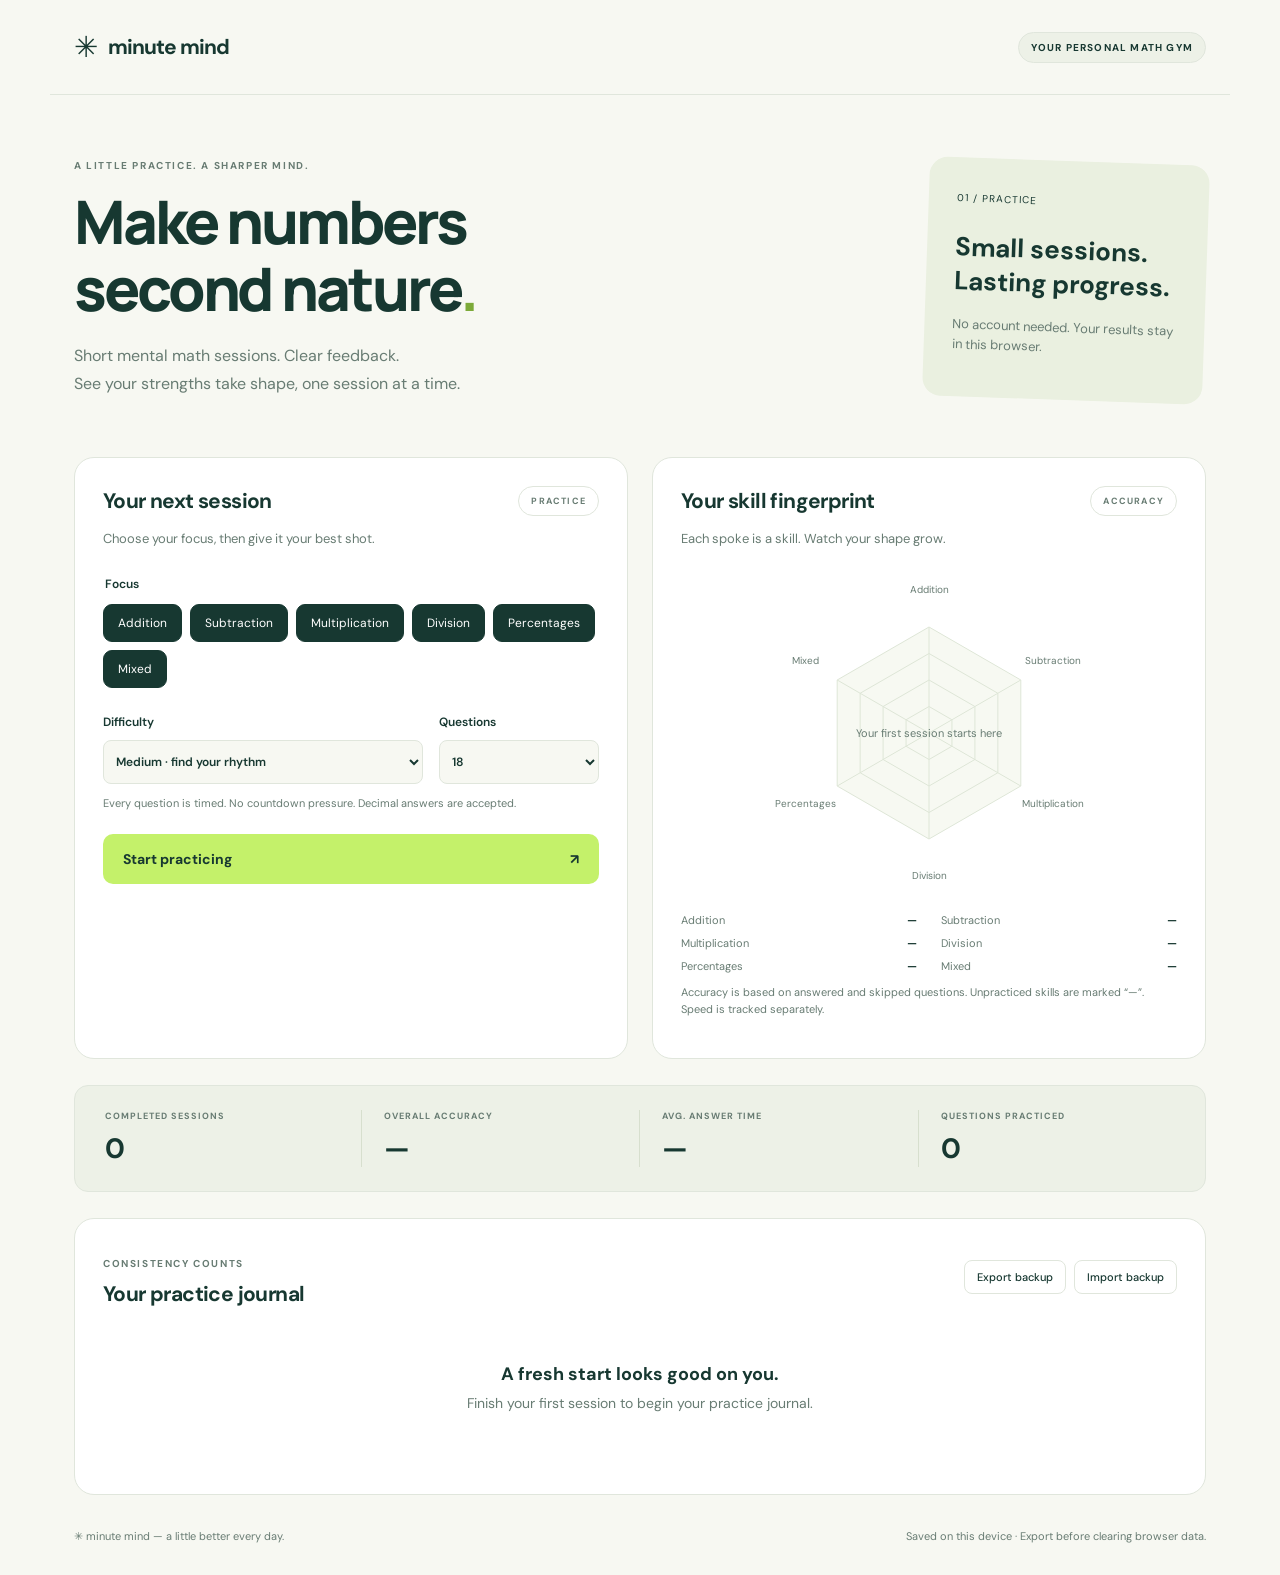
<file: mental-math/index.html>
<!doctype html>
<html lang="en"><head><meta charset="utf-8"><meta name="viewport" content="width=device-width,initial-scale=1"><meta name="theme-color" content="#132e2b"><title>Minute Mind · Mental math practice</title><link rel="stylesheet" href="styles.css"></head>
<body><header><a class="brand" href="#">✳ <span>minute mind</span></a><span class="pill">YOUR PERSONAL MATH GYM</span></header>
<main><section class="intro"><div><p class="eyebrow">A LITTLE PRACTICE. A SHARPER MIND.</p><h1>Make numbers<br>second nature<span>.</span></h1><p class="lead">Short mental math sessions. Clear feedback.<br>See your strengths take shape, one session at a time.</p></div><div class="intro-note"><span>01 / PRACTICE</span><strong>Small sessions.<br>Lasting progress.</strong><p>No account needed. Your results stay in this browser.</p></div></section>
<div class="grid"><section class="card practice" aria-labelledby="practice-title"><div class="section-heading"><h2 id="practice-title">Your next session</h2><span class="tag">PRACTICE</span></div>
<div id="setup"><p class="muted">Choose your focus, then give it your best shot.</p><fieldset><legend>Focus</legend><div id="categories" class="choices"></div></fieldset><div class="settings"><label>Difficulty<select id="difficulty"><option value="easy">Easy · build confidence</option><option value="medium" selected>Medium · find your rhythm</option><option value="hard">Hard · stretch yourself</option></select></label><label>Questions<select id="count"><option>12</option><option selected>18</option><option>30</option></select></label></div><p class="hint">Every question is timed. No countdown pressure. Decimal answers are accepted.</p><button id="start" class="primary">Start practicing <span>↗</span></button></div>
<div id="quiz" hidden><div class="quiz-meta"><span id="progress"></span><span id="timer" aria-label="Elapsed time">0.0s</span></div><div class="track"><div id="progress-bar"></div></div><p id="question-category" class="eyebrow"></p><h3 id="question"></h3><form id="answer-form"><label for="answer">Your answer</label><input id="answer" inputmode="decimal" autocomplete="off" placeholder="Type your answer" required><button class="primary" type="submit">Check answer →</button></form><p id="feedback" role="status"></p><div class="quiz-actions"><button id="skip" class="plain">Skip question</button><button id="end" class="plain">End session</button></div></div>
<div id="result" hidden><p class="eyebrow">SESSION COMPLETE</p><h3 id="result-headline"></h3><p id="result-details"></p><p id="save-status" role="status"></p><button id="again" class="primary">Practice again ↗</button></div></section>
<section class="card" aria-labelledby="profile-title"><div class="section-heading"><h2 id="profile-title">Your skill fingerprint</h2><span class="tag">ACCURACY</span></div><p class="muted">Each spoke is a skill. Watch your shape grow.</p><div id="radar"></div><div id="skill-list"></div><p class="hint">Accuracy is based on answered and skipped questions. Unpracticed skills are marked “—”. Speed is tracked separately.</p></section></div>
<section class="stats" aria-label="Overall results"><div><span>COMPLETED SESSIONS</span><strong id="stat-sessions">0</strong></div><div><span>OVERALL ACCURACY</span><strong id="stat-accuracy">—</strong></div><div><span>AVG. ANSWER TIME</span><strong id="stat-speed">—</strong></div><div><span>QUESTIONS PRACTICED</span><strong id="stat-questions">0</strong></div></section>
<section class="card history"><div class="section-heading"><div><p class="eyebrow">CONSISTENCY COUNTS</p><h2>Your practice journal</h2></div><div class="backup"><button id="export" class="secondary">Export backup</button><label class="secondary import">Import backup<input id="import" type="file" accept="application/json,.json" hidden></label></div></div><p id="storage-message" role="status"></p><div id="history"></div></section>
<footer><span>✳ minute mind — a little better every day.</span><span>Saved on this device · Export before clearing browser data.</span></footer></main><script src="core.js"></script><script src="app.js"></script></body></html>
</file>
<file: mental-math/styles.css>
@import url('https://fonts.googleapis.com/css2?family=DM+Sans:wght@400;500;600;700&family=Manrope:wght@400;500;600;700;800&display=swap');
:root{--ink:#173831;--muted:#687c73;--paper:#f7f8f2;--accent:#c4f16a;--border:#e0e6dc}*{box-sizing:border-box}body{margin:0;background:var(--paper);color:var(--ink);font-family:'DM Sans',Arial,sans-serif}header,main{max-width:1180px;margin:auto}header{display:flex;align-items:center;justify-content:space-between;padding:28px 24px;border-bottom:1px solid var(--border)}.brand{font-size:29px;text-decoration:none;color:var(--ink);display:flex;align-items:center;gap:10px}.brand span{font-weight:700;font-size:21px;letter-spacing:-1px}.pill,.tag{font-size:10px;font-weight:700;letter-spacing:1.2px;border:1px solid var(--border);border-radius:30px;padding:8px 12px}.pill{background:#edf1e7}main{padding:0 24px}.intro{display:flex;justify-content:space-between;align-items:center;padding:54px 0 44px}.eyebrow{font-size:10px;letter-spacing:1.6px;font-weight:700;color:var(--muted)}h1{font-family:Manrope,Arial,sans-serif;font-size:60px;letter-spacing:-3px;line-height:1.12;margin:16px 0 20px;font-weight:800}h1 span{color:#7caa39}.lead{color:var(--muted);line-height:1.7;font-size:16px}.intro-note{width:280px;background:#eaf0e0;border-radius:18px;padding:28px;transform:rotate(2deg)}.intro-note>span{font-size:10px;letter-spacing:1px}.intro-note strong{display:block;font-size:26px;line-height:1.3;margin:24px 0 16px}.intro-note p{font-size:13px;color:var(--muted);line-height:1.6}.grid{display:grid;grid-template-columns:1fr 1fr;gap:24px}.card{background:#fff;border:1px solid var(--border);border-radius:20px;padding:28px}.section-heading{display:flex;align-items:center;justify-content:space-between;gap:16px}h2{font-size:21px;letter-spacing:-.6px;margin:0}.tag{color:var(--muted);font-size:9px}.muted,.hint{color:var(--muted);font-size:13px;line-height:1.6}.hint{font-size:11px}fieldset{border:0;padding:0;margin:26px 0}legend,label{font-size:12px;font-weight:600}legend{margin-bottom:12px}.choices{display:flex;flex-wrap:wrap;gap:8px}button,select,input{font:inherit}button,.import{cursor:pointer}button{transition:background .15s,transform .15s}button:active{transform:translateY(1px)}button:focus-visible,a:focus-visible,.import:focus-within,input:focus-visible,select:focus-visible{outline:3px solid #84b43f;outline-offset:3px}.choice{border:1px solid var(--border);background:white;color:var(--ink);border-radius:9px;padding:10px 14px;font-size:12px}.choice.selected{background:var(--ink);color:#fff;border-color:var(--ink)}.settings{display:grid;grid-template-columns:2fr 1fr;gap:16px}.settings label{display:flex;flex-direction:column;gap:10px}select{width:100%;padding:12px 8px;border:1px solid var(--border);border-radius:8px;background:var(--paper);font-size:12px;color:var(--ink)}.primary{display:flex;justify-content:space-between;align-items:center;width:100%;border:0;border-radius:10px;padding:16px 20px;background:var(--accent);color:var(--ink);font-weight:700;font-size:14px;margin-top:22px}.primary:hover{background:#b3e555}.secondary{display:inline-block;border:1px solid var(--border);background:white;color:var(--ink);padding:9px 12px;border-radius:8px;font-size:11px;font-weight:500}.backup{display:flex;gap:8px}.stats{display:grid;grid-template-columns:repeat(4,1fr);margin:26px 0;border:1px solid var(--border);border-radius:14px;padding:24px 8px;background:#edf1e7}.stats>div{padding:0 22px;border-right:1px solid #d7dfce}.stats>div:last-child{border:0}.stats span{display:block;font-size:9px;letter-spacing:1px;color:var(--muted);font-weight:700}.stats strong{display:block;margin-top:8px;font-size:28px;letter-spacing:-1px}#radar{max-width:340px;margin:10px auto}#radar svg{display:block;width:100%;height:auto}.skills{display:grid;grid-template-columns:1fr 1fr;gap:9px 24px}.skill{display:flex;justify-content:space-between;font-size:11px;color:var(--muted)}.skill b{color:var(--ink)}.history{margin-bottom:28px}.empty{padding:40px 10px;text-align:center;color:var(--muted);font-size:14px}.empty strong{display:block;font-size:18px;color:var(--ink);margin-bottom:8px}.table-wrap{overflow:auto;margin-top:20px}table{width:100%;border-collapse:collapse;font-size:12px;white-space:nowrap}th{text-align:left;font-size:10px;color:var(--muted);padding:12px 10px;border-bottom:1px solid var(--border)}td{padding:16px 10px;border-bottom:1px solid #f0f3ec}td:last-child{font-weight:700}.quiz-meta{display:flex;justify-content:space-between;font-size:12px;color:var(--muted);margin-top:25px}.track{height:4px;background:#eef2e8;margin:15px 0 30px;border-radius:5px}#progress-bar{height:100%;background:#83b947;border-radius:5px}#question{font-size:42px;letter-spacing:-1px;margin:20px 0 26px}#answer-form label{display:block;margin-bottom:10px}#answer{width:100%;border:1px solid var(--border);border-radius:10px;padding:15px;background:var(--paper);font-size:24px;color:var(--ink)}#feedback{min-height:40px;font-size:13px;line-height:1.5}.quiz-actions{display:flex;justify-content:space-between}.plain{background:none;border:0;text-decoration:underline;color:var(--muted);font-size:12px;padding:8px 0}#result{padding:32px 0}#result h3{font-size:40px;letter-spacing:-1.8px;margin:16px 0}#result-details,#save-status,#storage-message{font-size:13px;line-height:1.6;color:var(--muted)}footer{display:flex;justify-content:space-between;gap:20px;padding:6px 0 32px;font-size:11px;color:var(--muted)}[hidden]{display:none!important}@media(max-width:800px){h1{font-size:46px}.intro-note{width:230px}.grid{grid-template-columns:1fr}.stats>div{padding:0 14px}}@media(max-width:560px){header{padding:20px}.pill{display:none}main{padding:0 16px}.intro{padding:32px 0}.intro-note{display:none}h1{font-size:44px}.card{padding:22px}.stats{grid-template-columns:1fr 1fr;gap:22px}.stats>div:nth-child(2){border:0}.section-heading{flex-wrap:wrap}.backup{margin-top:10px}footer{flex-direction:column}.settings{grid-template-columns:1fr}.skills{gap:10px}#question{font-size:34px}}@media(prefers-reduced-motion:reduce){*{transition:none!important}}
</file>
